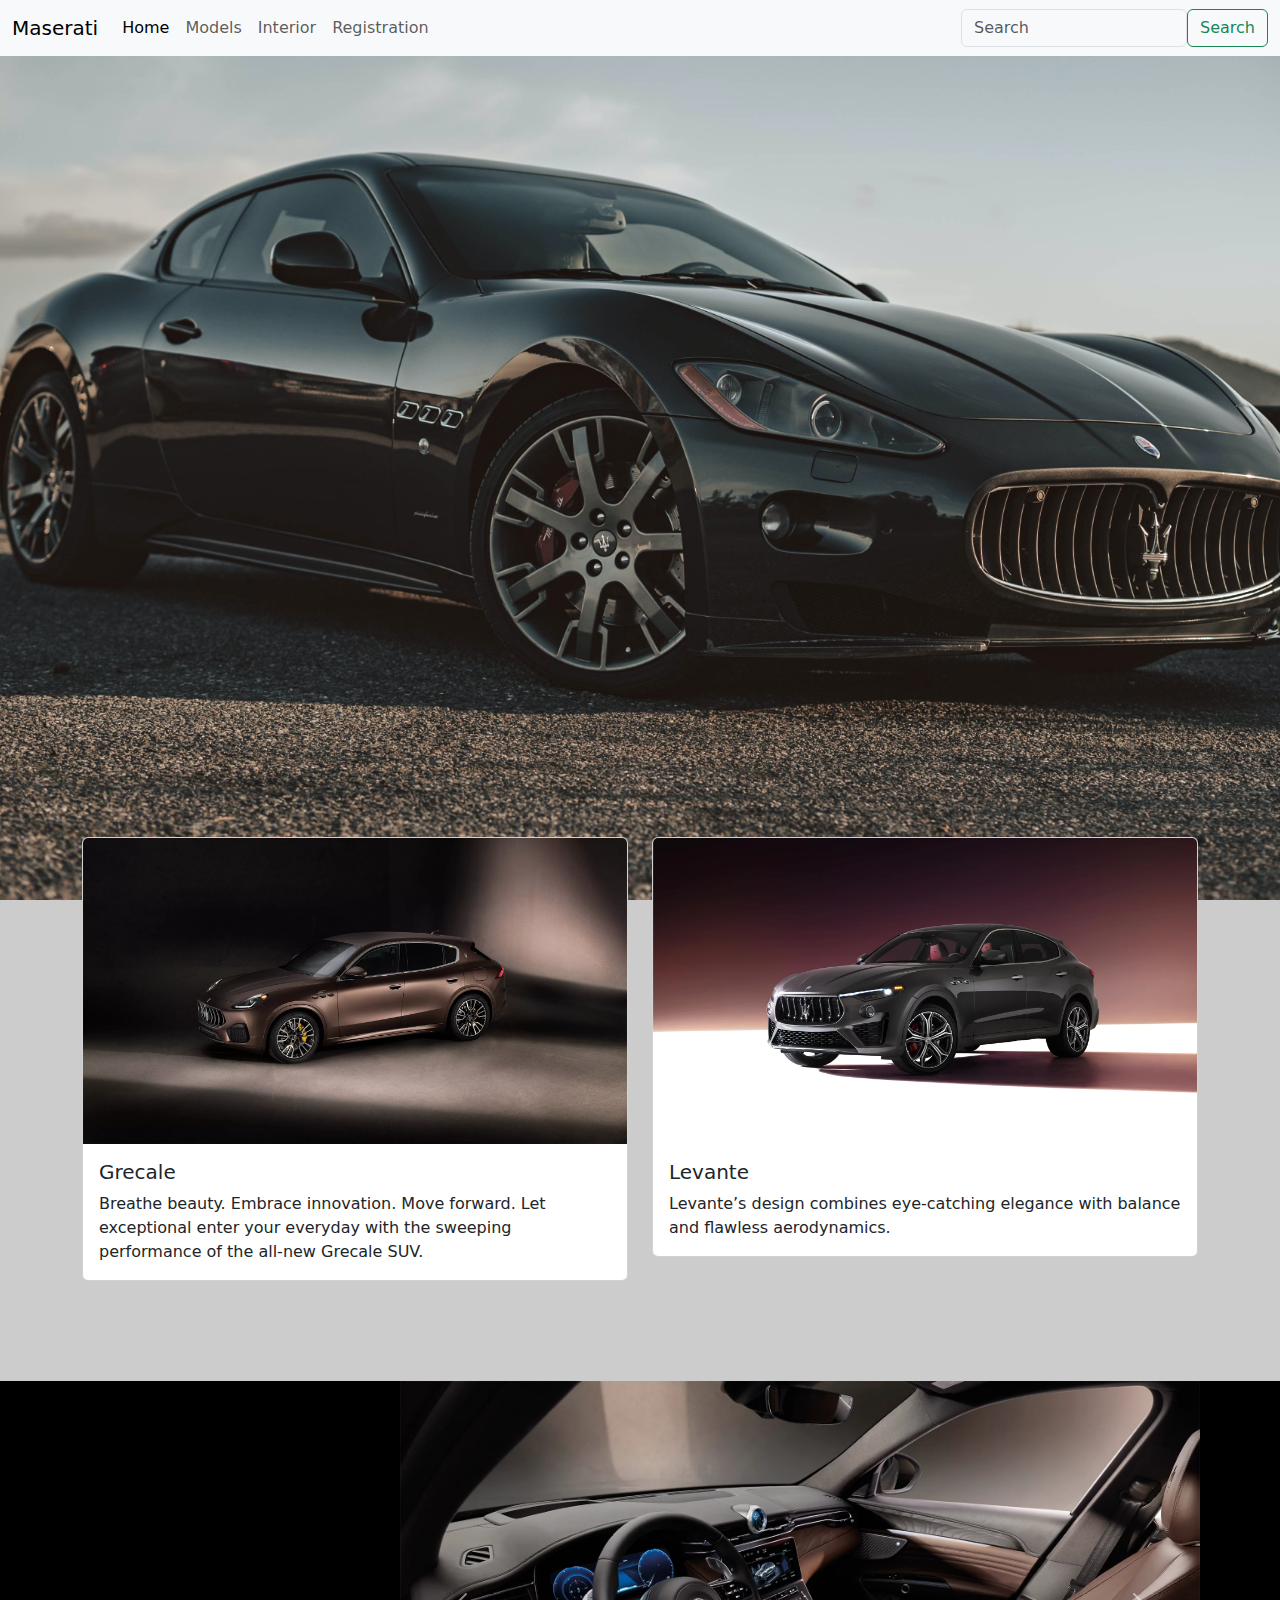
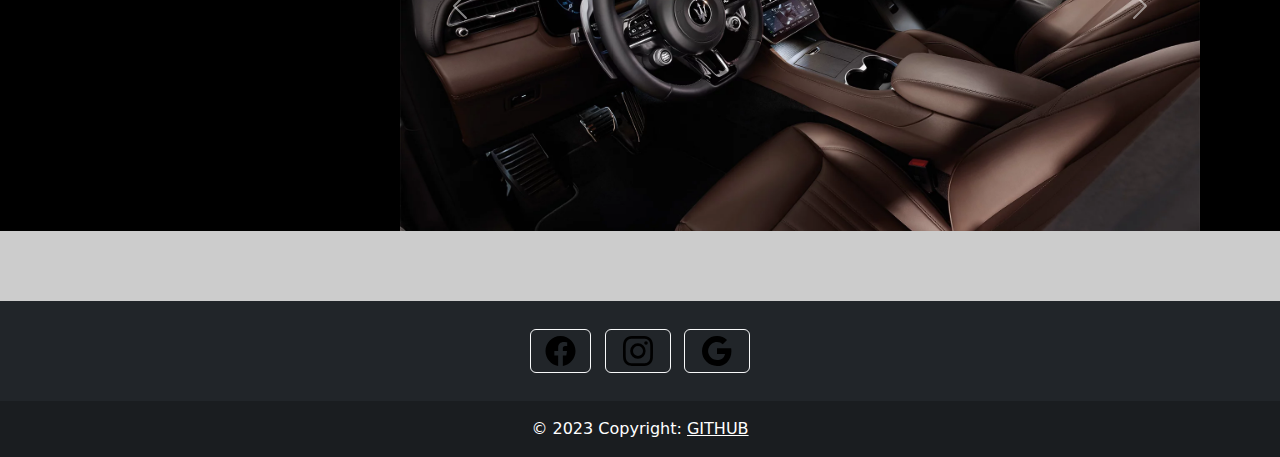
<file: index.html>
<!DOCTYPE html>
<html lang="en">
<head>
    <meta charset="UTF-8">
    <meta http-equiv="X-UA-Compatible" content="IE=edge">
    <meta name="viewport" content="width=device-width, initial-scale=1.0">
    <link rel="stylesheet" href="https://cdn.jsdelivr.net/npm/bootstrap@5.2.3/dist/css/bootstrap.min.css">
    <link rel="stylesheet" href="./src/style.css">
    <title>Maserati</title>
</head>
<body>
  
    
 
  <header class="nav-color support-scrollsnap">
    <nav class=" navbar navbar-expand-lg bg-body-tertiary ">
      <div class="container-fluid">
        <!-- <img src="./src/photo/models/header logo/maserati logo.jpg" width="30px" height="30px" alt=""> -->
        <a class="navbar-brand" href="#">Maserati</a>
        <button class="navbar-toggler" type="button" data-bs-toggle="collapse" data-bs-target="#navbarSupportedContent" aria-controls="navbarSupportedContent" aria-expanded="false" aria-label="Toggle navigation">
          <span class="navbar-toggler-icon"></span>
        </button>
        <div class="collapse navbar-collapse" id="navbarSupportedContent">
          <ul class="navbar-nav me-auto mb-2 mb-lg-0">
            <li class="nav-item">
              <a class="nav-link active" aria-current="page" href="#">Home</a>
            </li>
            <li class="nav-item">
              <a class="nav-link" href="#models">Models</a>
            </li>
            <li class="nav-item">
              <a class="nav-link" href="#Interior">Interior</a>
            </li>
            <li class="nav-item">
              <a class="nav-link" href="./registracion.html">Registration</a>
            </li>
          </ul>
          <form class="d-flex btn-color" role="search">
            <input class="form-control btn-color" type="search" placeholder="Search" aria-label="Search">
            <button class="btn btn-outline-success " type="submit">Search</button>
          </form>
        </div>
      </div>
    </nav> 
  </header>
  
  <section id="models" class="Interio">
    <div class="container">
      <div class="row mg-card ">
        <div class="col-6">
          <div class="card" >
            <img src="./src/photo/models/model1.webp" class="card-img-top" alt="...">
            <div class="card-body">
              <h5 class="card-title">Grecale</h5>
              <p class="card-text">Breathe beauty. Embrace innovation. Move forward. Let exceptional enter your everyday with the sweeping performance of the all-new Grecale SUV.</p>
            </div>
          </div>
        </div>
        <div class="col-6">
          <div class="card" >
            <img src="./src/photo/models/model 2.webp" class="card-img-top" alt="...">
            <div class="card-body">
              <h5 class="card-title">Levante</h5>
              <p class="card-text">Levante’s design combines eye-catching elegance with balance and flawless aerodynamics.</p>
            </div>
          </div>
        </div>
      </div>
    </div>
  </section>
  <section id="Interior" class="Interior">
    <div id="carouselExample" class="carousel slide slide-mg">
      <div class="carousel-inner">
        <div class="carousel-item active">
          <img src="./src/photo/models/slide/slide1.webp" class="d-block w-100" alt="...">
        </div>
        <div class="carousel-item">
          <img src="./src/photo/models/slide/silde2.webp" class="d-block w-100" alt="...">
        </div>
        <div class="carousel-item">
          <img src="./src/photo/models/slide/slide4.jpg" class="d-block w-100" alt="...">
        </div>
      </div>
      <button class="carousel-control-prev" type="button" data-bs-target="#carouselExample" data-bs-slide="prev">
        <span class="carousel-control-prev-icon" aria-hidden="true"></span>
        <span class="visually-hidden">Previous</span>
      </button>
      <button class="carousel-control-next" type="button" data-bs-target="#carouselExample" data-bs-slide="next">
        <span class="carousel-control-next-icon" aria-hidden="true"></span>
        <span class="visually-hidden">Next</span>
      </button>
    </div>
  </section>

  <footer class="bg-dark text-center text-white">
    <!-- Grid container -->
    <div class="container p-4 pb-0">
      <!-- Section: Social media -->
      <section class="mb-4">
        <!-- Facebook -->
        
        <a class="btn btn-outline-light btn-floating m-1" href="https://www.facebook.com/Maserati" role="button"
          ><i class="fab fa-facebook-f"><img src="./src/photo/models/footer logo/facebook.svg" alt="" width="35px" height="30px
        "></i
        ></a>

  
        <!-- instagram -->
        <a class="btn btn-outline-light btn-floating m-1" href="https://www.instagram.com/maserati/" role="button"
          ><i class="fab fa-instagram"><img src="./src/photo/models/footer logo/instagram.svg" width="40px" height="30px" alt=""></i
        ></a>
  
        <!-- Google -->
        <a class="btn btn-outline-light btn-floating m-1" href="https://www.google.ge/search?q=mazerati&source=lmns&bih=784&biw=1536&hl=ka&sa=X&ved=2ahUKEwjJ_bfo0aP9AhVgricCHUnXCkkQ_AUoAHoECAEQAA" role="button"
          ><i class="fab fa-google"><img src="./src/photo/models/footer logo/google.svg" width="40px" height="30px" alt=""></i
        ></a>
        
      </section>
      <!-- Section: Social media -->
    </div>
    <!-- Grid container -->
  
    <!-- Copyright -->
    <div class="text-center p-3" style="background-color: rgba(0, 0, 0, 0.2);">
      © 2023 Copyright:
      <a class="text-white" href="https://github.com/ilur94/task-8">GITHUB</a>
    </div>
    <!-- Copyright -->
  </footer>
  <script src="https://cdn.jsdelivr.net/npm/@popperjs/core@2.11.6/dist/umd/popper.min.js" integrity="sha384-oBqDVmMz9ATKxIep9tiCxS/Z9fNfEXiDAYTujMAeBAsjFuCZSmKbSSUnQlmh/jp3" crossorigin="anonymous"></script>
<script src="https://cdn.jsdelivr.net/npm/bootstrap@5.3.0-alpha1/dist/js/bootstrap.min.js" integrity="sha384-mQ93GR66B00ZXjt0YO5KlohRA5SY2XofN4zfuZxLkoj1gXtW8ANNCe9d5Y3eG5eD" crossorigin="anonymous"></script>
</body>
</html>
</file>
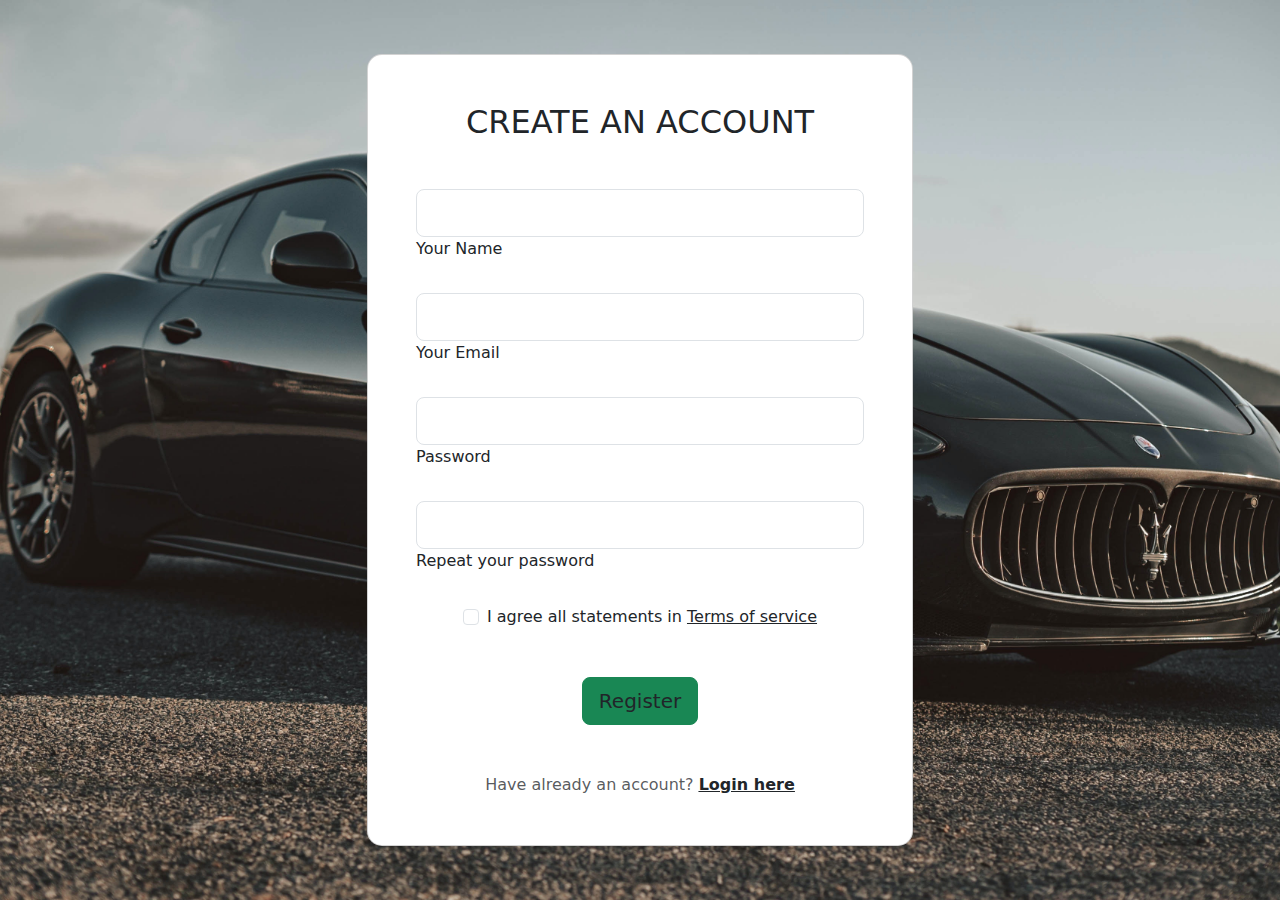
<file: registracion.html>
<!DOCTYPE html>
<html lang="en">
<head>
    <meta charset="UTF-8">
    <meta http-equiv="X-UA-Compatible" content="IE=edge">
    <meta name="viewport" content="width=device-width, initial-scale=1.0">
    <link rel="stylesheet" href="https://cdn.jsdelivr.net/npm/bootstrap@5.2.3/dist/css/bootstrap.min.css">
    <link rel="stylesheet" href="./src/style.css">
    <title>Document</title>
</head>
<body>
    <section class="vh-100 bg-image"
  style="background-image: url('https://mdbcdn.b-cdn.net/img/Photos/new-templates/search-box/img4.webp');">
  <div class="mask d-flex align-items-center h-100 gradient-custom-3">
    <div class="container h-100">
      <div class="row d-flex justify-content-center align-items-center h-100">
        <div class="col-12 col-md-9 col-lg-7 col-xl-6">
          <div class="card" style="border-radius: 15px;">
            <div class="card-body p-5">
              <h2 class="text-uppercase text-center mb-5">Create an account</h2>

              <form>

                <div class="form-outline mb-4">
                  <input type="text" id="form3Example1cg" class="form-control form-control-lg" />
                  <label class="form-label" for="form3Example1cg">Your Name</label>
                </div>

                <div class="form-outline mb-4">
                  <input type="email" id="form3Example3cg" class="form-control form-control-lg" />
                  <label class="form-label" for="form3Example3cg">Your Email</label>
                </div>

                <div class="form-outline mb-4">
                  <input type="password" id="form3Example4cg" class="form-control form-control-lg" />
                  <label class="form-label" for="form3Example4cg">Password</label>
                </div>

                <div class="form-outline mb-4">
                  <input type="password" id="form3Example4cdg" class="form-control form-control-lg" />
                  <label class="form-label" for="form3Example4cdg">Repeat your password</label>
                </div>

                <div class="form-check d-flex justify-content-center mb-5">
                  <input class="form-check-input me-2" type="checkbox" value="" id="form2Example3cg" />
                  <label class="form-check-label" for="form2Example3g">
                    I agree all statements in <a href="#!" class="text-body"><u>Terms of service</u></a>
                  </label>
                </div>

                <div class="d-flex justify-content-center">
                  <button type="button"
                    class="btn btn-success btn-block btn-lg gradient-custom-4 text-body">Register</button>
                </div>

                <p class="text-center text-muted mt-5 mb-0">Have already an account? <a href="#!"
                    class="fw-bold text-body"><u>Login here</u></a></p>

              </form>

            </div>
          </div>
        </div>
      </div>
    </div>
  </div>
</section>
</body>
</html>
</file>
<file: src/style.css>
body{
    background-image: url("./photo/home-image.jpg"); 
    background-color: #cccccc; 
    height: 100vh; 
    background-position: center; 
    background-repeat: no-repeat; 
    background-size: cover; 
}
.btn-color{
    background-color: transparent;
}
.mg-card{
    margin-top: 70%;
}
.slide-mg{
    width: 800px;
   margin-left: 400px;
   margin-top: 100px;

}
.Interior{
    background-color: black;
}

footer{
    margin-top: 70px;
}
</file>
